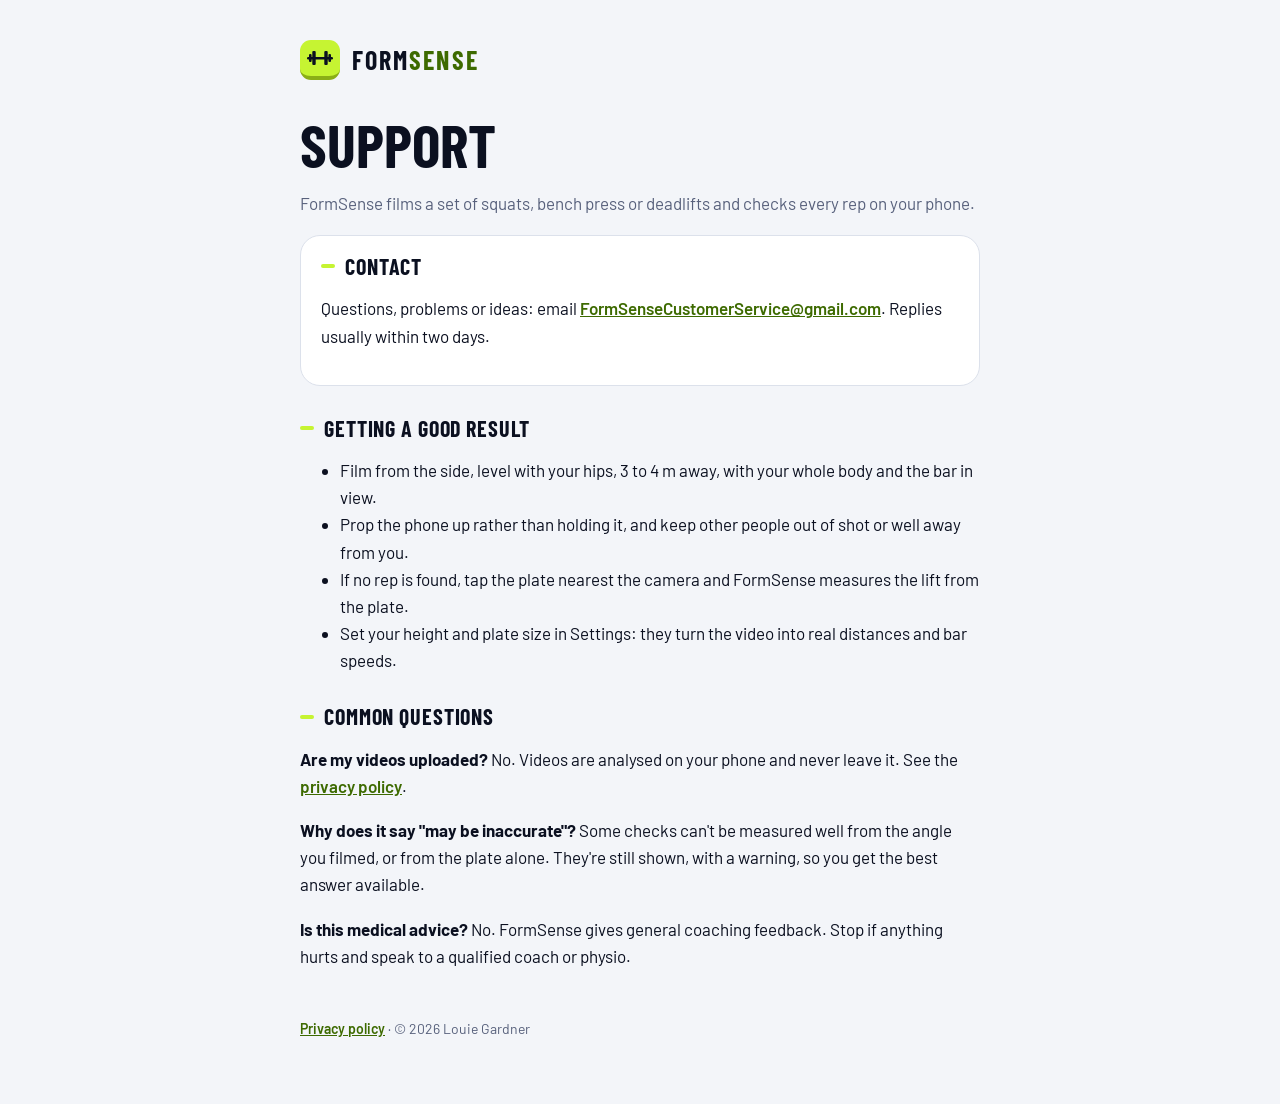
<file: index.html>
<!doctype html><html lang="en"><head><meta charset="utf-8"><meta name="viewport" content="width=device-width, initial-scale=1"><link rel="preconnect" href="https://fonts.googleapis.com"><link rel="stylesheet" href="https://fonts.googleapis.com/css2?family=Barlow+Condensed:wght@700&family=Barlow:wght@400;600&family=JetBrains+Mono:wght@500&display=swap"><link rel="stylesheet" href="style.css"><title>FormSense support</title><meta name="description" content="Help and contact for FormSense, the lifting form check app."></head><body><main>
<a class="brand" href="./"><span class="mark"><svg width="26" height="16" viewBox="0 0 26 16" aria-hidden="true"><rect x="0" y="7" width="26" height="2.4" rx="1.2" fill="#0B1020"/><rect x="2" y="4" width="2.6" height="8" rx="1.1" fill="#0B1020"/><rect x="5.3" y="1" width="3.4" height="14" rx="1.1" fill="#0B1020"/><rect x="17.3" y="1" width="3.4" height="14" rx="1.1" fill="#0B1020"/><rect x="21.4" y="4" width="2.6" height="8" rx="1.1" fill="#0B1020"/></svg></span><b>FORM<span>SENSE</span></b></a>
<h1>Support</h1>
<p class="muted">FormSense films a set of squats, bench press or deadlifts and checks every rep on your phone.</p>
<div class="card"><h2>Contact</h2><p>Questions, problems or ideas: email <a href="mailto:FormSenseCustomerService@gmail.com">FormSenseCustomerService@gmail.com</a>. Replies usually within two days.</p></div>
<h2>Getting a good result</h2>
<ul>
<li>Film from the side, level with your hips, 3 to 4 m away, with your whole body and the bar in view.</li>
<li>Prop the phone up rather than holding it, and keep other people out of shot or well away from you.</li>
<li>If no rep is found, tap the plate nearest the camera and FormSense measures the lift from the plate.</li>
<li>Set your height and plate size in Settings: they turn the video into real distances and bar speeds.</li>
</ul>
<h2>Common questions</h2>
<p><b>Are my videos uploaded?</b> No. Videos are analysed on your phone and never leave it. See the <a href="privacy.html">privacy policy</a>.</p>
<p><b>Why does it say "may be inaccurate"?</b> Some checks can't be measured well from the angle you filmed, or from the plate alone. They're still shown, with a warning, so you get the best answer available.</p>
<p><b>Is this medical advice?</b> No. FormSense gives general coaching feedback. Stop if anything hurts and speak to a qualified coach or physio.</p>
<footer><a href="privacy.html">Privacy policy</a> · © 2026 Louie Gardner</footer>
</main></body></html>
</file>
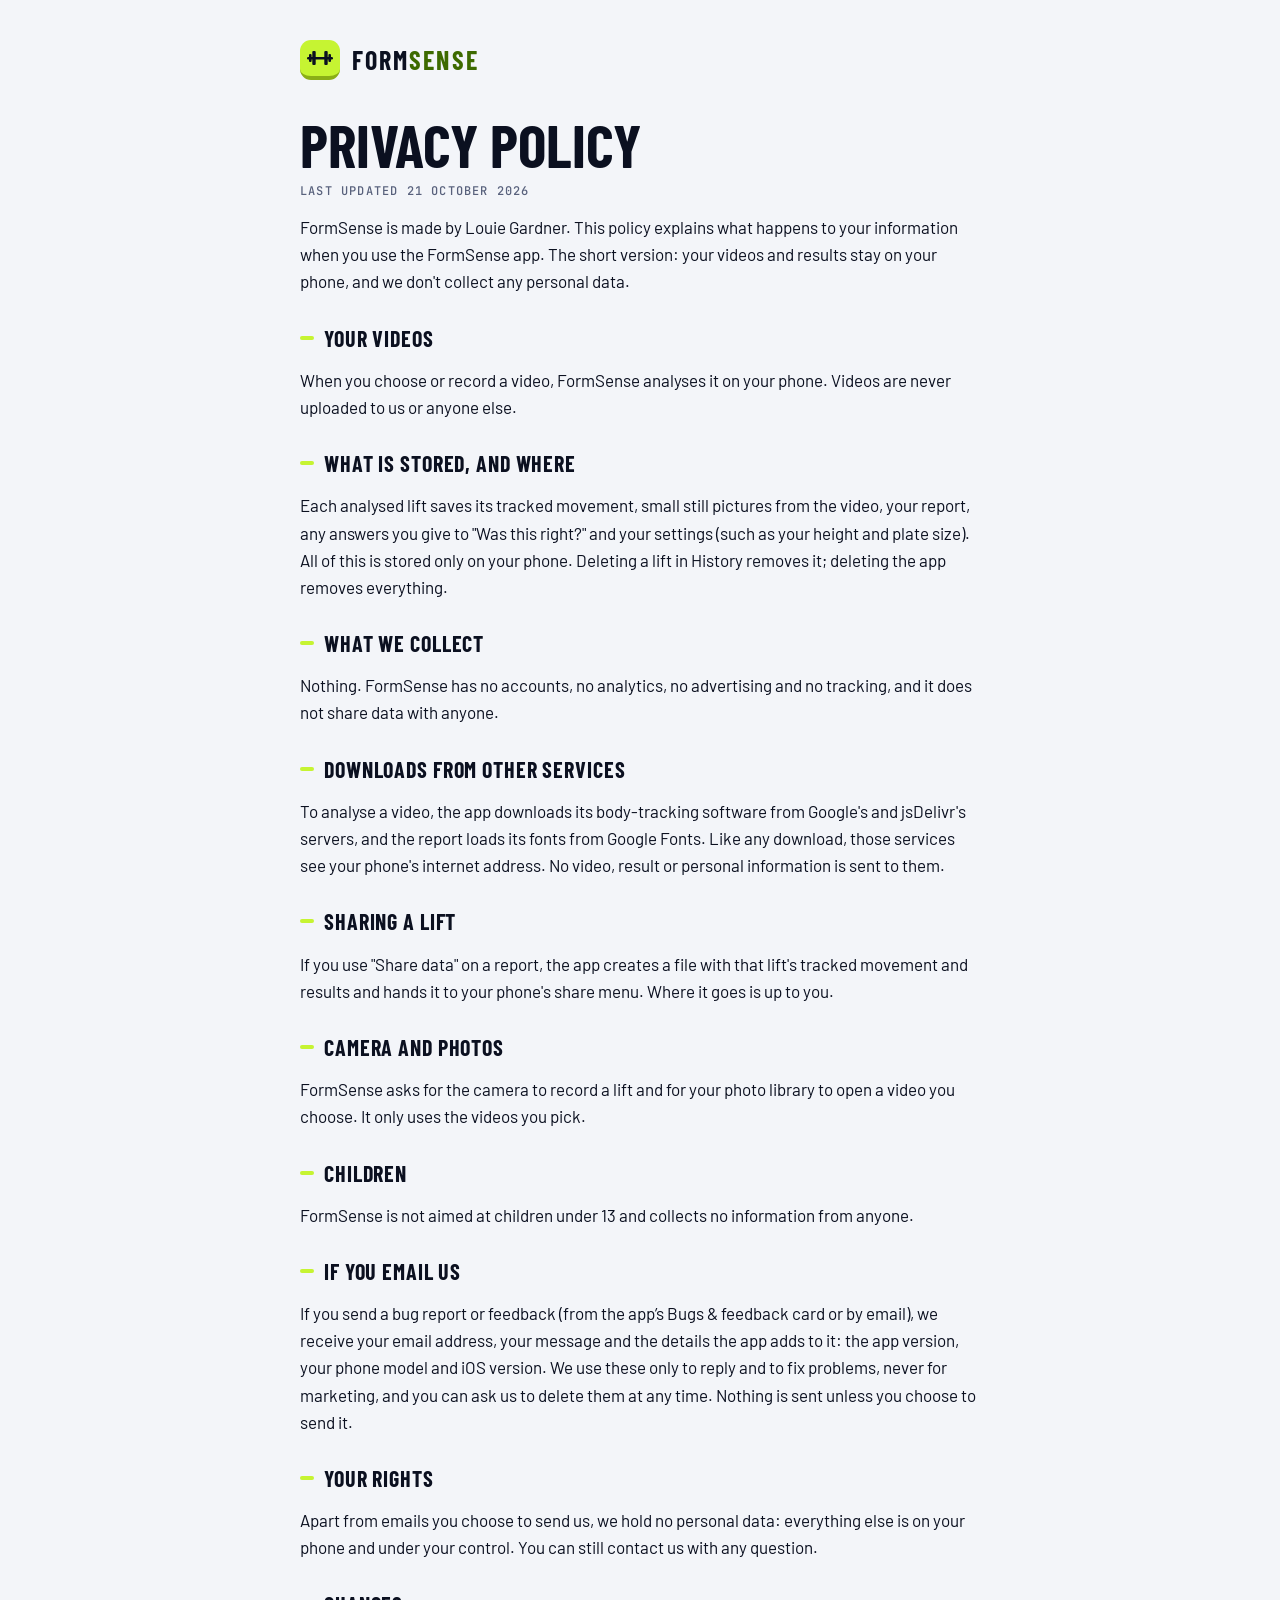
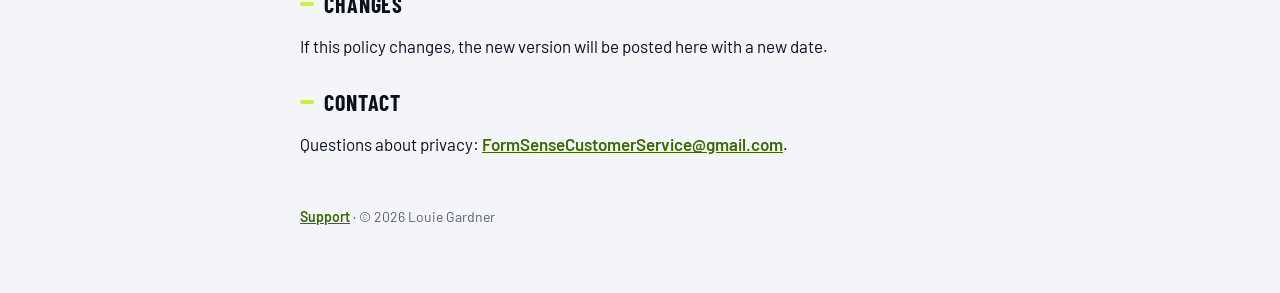
<file: privacy.html>
<!doctype html><html lang="en"><head><meta charset="utf-8"><meta name="viewport" content="width=device-width, initial-scale=1"><link rel="preconnect" href="https://fonts.googleapis.com"><link rel="stylesheet" href="https://fonts.googleapis.com/css2?family=Barlow+Condensed:wght@700&family=Barlow:wght@400;600&family=JetBrains+Mono:wght@500&display=swap"><link rel="stylesheet" href="style.css"><title>FormSense privacy policy</title><meta name="description" content="How FormSense handles your videos and data: everything stays on your phone."></head><body><main>
<a class="brand" href="./"><span class="mark"><svg width="26" height="16" viewBox="0 0 26 16" aria-hidden="true"><rect x="0" y="7" width="26" height="2.4" rx="1.2" fill="#0B1020"/><rect x="2" y="4" width="2.6" height="8" rx="1.1" fill="#0B1020"/><rect x="5.3" y="1" width="3.4" height="14" rx="1.1" fill="#0B1020"/><rect x="17.3" y="1" width="3.4" height="14" rx="1.1" fill="#0B1020"/><rect x="21.4" y="4" width="2.6" height="8" rx="1.1" fill="#0B1020"/></svg></span><b>FORM<span>SENSE</span></b></a>
<h1>Privacy policy</h1>
<p class="date">Last updated 21 October 2026</p>
<p>FormSense is made by Louie Gardner. This policy explains what happens to your information when you use the FormSense app. The short version: your videos and results stay on your phone, and we don't collect any personal data.</p>
<h2>Your videos</h2><p>When you choose or record a video, FormSense analyses it on your phone. Videos are never uploaded to us or anyone else.</p>
<h2>What is stored, and where</h2><p>Each analysed lift saves its tracked movement, small still pictures from the video, your report, any answers you give to "Was this right?" and your settings (such as your height and plate size). All of this is stored only on your phone. Deleting a lift in History removes it; deleting the app removes everything.</p>
<h2>What we collect</h2><p>Nothing. FormSense has no accounts, no analytics, no advertising and no tracking, and it does not share data with anyone.</p>
<h2>Downloads from other services</h2><p>To analyse a video, the app downloads its body-tracking software from Google's and jsDelivr's servers, and the report loads its fonts from Google Fonts. Like any download, those services see your phone's internet address. No video, result or personal information is sent to them.</p>
<h2>Sharing a lift</h2><p>If you use "Share data" on a report, the app creates a file with that lift's tracked movement and results and hands it to your phone's share menu. Where it goes is up to you.</p>
<h2>Camera and photos</h2><p>FormSense asks for the camera to record a lift and for your photo library to open a video you choose. It only uses the videos you pick.</p>
<h2>Children</h2><p>FormSense is not aimed at children under 13 and collects no information from anyone.</p>
<h2>If you email us</h2><p>If you send a bug report or feedback (from the app’s Bugs &amp; feedback card or by email), we receive your email address, your message and the details the app adds to it: the app version, your phone model and iOS version. We use these only to reply and to fix problems, never for marketing, and you can ask us to delete them at any time. Nothing is sent unless you choose to send it.</p><h2>Your rights</h2><p>Apart from emails you choose to send us, we hold no personal data: everything else is on your phone and under your control. You can still contact us with any question.</p>
<h2>Changes</h2><p>If this policy changes, the new version will be posted here with a new date.</p>
<h2>Contact</h2><p>Questions about privacy: <a href="mailto:FormSenseCustomerService@gmail.com">FormSenseCustomerService@gmail.com</a>.</p>
<footer><a href="./">Support</a> · © 2026 Louie Gardner</footer>
</main></body></html>
</file>
<file: style.css>
:root { --bg: #0B1020; --panel: #131A2E; --ink: #EEF1FA; --muted: #8C95B2; --line: #232C45; --lime: #C6F432; --edge: #8AAE16; }
@media (prefers-color-scheme: light) { :root { --bg: #F3F5F9; --panel: #FFFFFF; --ink: #0B1020; --muted: #58617C; --line: #DCE1EB; --lime: #3D6A00; } }
* { box-sizing: border-box; }
body { margin: 0; background: var(--bg); color: var(--ink); font: 400 17px/1.6 "Barlow", system-ui, sans-serif; }
main { max-width: 720px; margin: 0 auto; padding: 40px 20px 64px; }
.brand { display: flex; align-items: center; gap: 12px; text-decoration: none; color: var(--ink); }
.mark { width: 40px; height: 40px; border-radius: 11px; background: #C6F432; border-bottom: 4px solid #8AAE16; display: grid; place-items: center; }
.brand b { font: 700 26px/1 "Barlow Condensed", sans-serif; letter-spacing: .08em; }
.brand b span { color: var(--lime); }
h1 { font: 700 clamp(40px, 9vw, 60px)/.95 "Barlow Condensed", sans-serif; text-transform: uppercase; margin: 36px 0 8px; }
.card h2 { margin-top: 0; }
h2 { font: 700 22px/1.1 "Barlow Condensed", sans-serif; text-transform: uppercase; letter-spacing: .04em; margin: 30px 0 6px; display: flex; align-items: center; gap: 10px; }
h2::before { content: ""; width: 14px; height: 4px; border-radius: 2px; background: #C6F432; }
p, li { color: var(--ink); } .muted { color: var(--muted); }
.date { font: 500 12px/1 "JetBrains Mono", monospace; text-transform: uppercase; letter-spacing: .1em; color: var(--muted); }
.card { background: var(--panel); border: 1px solid var(--line); border-radius: 20px; padding: 18px 20px; margin: 18px 0; }
a { color: var(--lime); font-weight: 600; }
.btn { display: inline-block; background: #C6F432; color: #0B1020; border: 1px solid #8AAE16; border-bottom-width: 4px; border-radius: 16px; padding: 12px 20px; text-decoration: none; font-weight: 600; }
footer { margin-top: 48px; color: var(--muted); font-size: 14px; }
</file>
